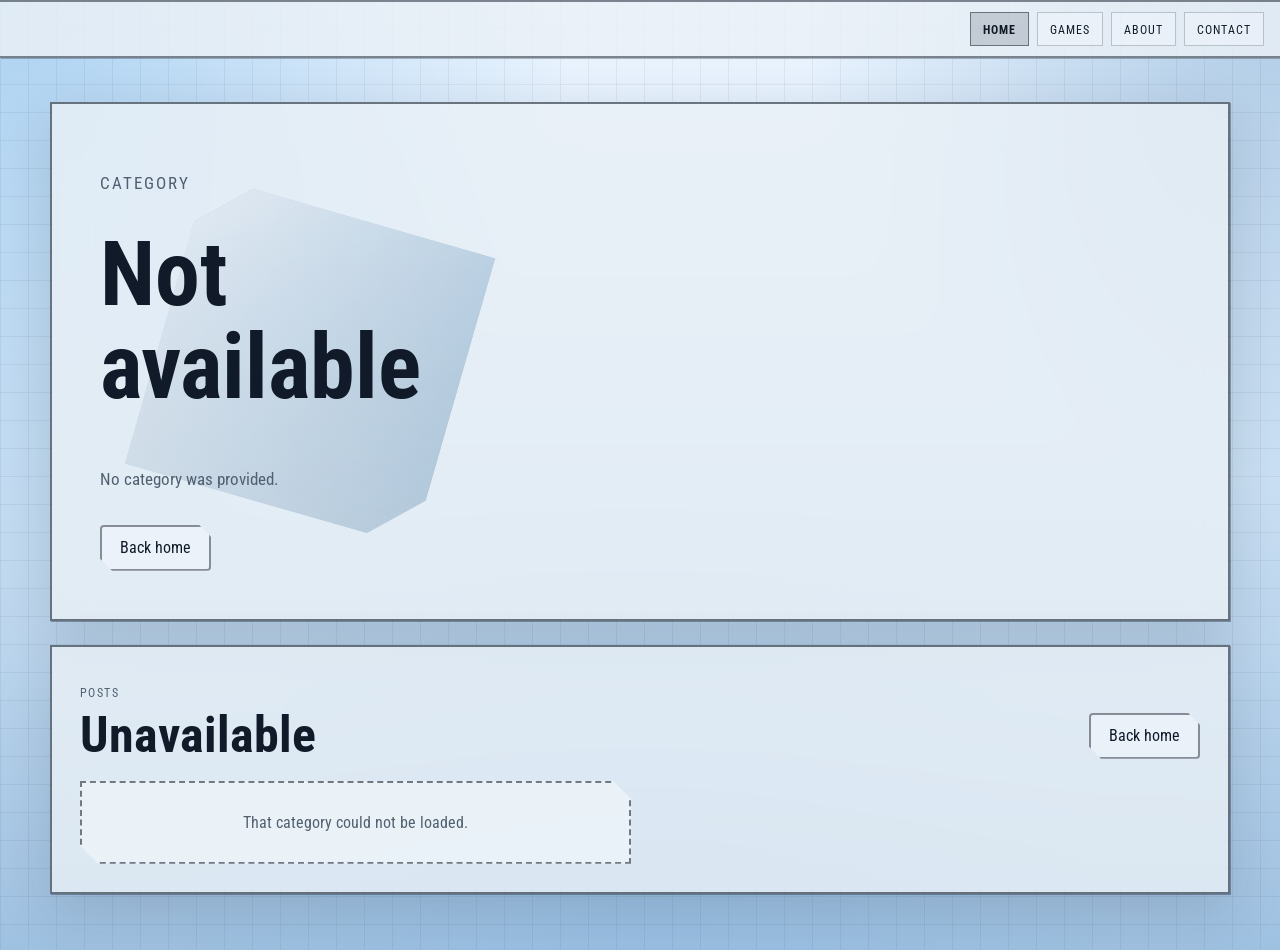
<file: category/index.html>
<!DOCTYPE html>
<html lang="en">
  <head>
    <meta charset="UTF-8" />
    <meta name="viewport" content="width=device-width, initial-scale=1.0" />
    <title>Category</title>
    <link rel="preconnect" href="https://fonts.googleapis.com" />
    <link rel="preconnect" href="https://fonts.gstatic.com" crossorigin />
    <link
      href="https://fonts.googleapis.com/css2?family=Roboto+Condensed:wght@300;400;500;700&display=swap"
      rel="stylesheet"
    />
    <link rel="stylesheet" href="../assets/styles.css" />
  </head>
  <body data-page="home">
    <nav class="top-banner" aria-label="Primary">
      <a class="top-banner-link" href="/" aria-current="page">Home</a>
      <a class="top-banner-link" href="/games/">Games</a>
      <a class="top-banner-link" href="/about/">About</a>
      <a class="top-banner-link" href="/contact/">Contact</a>
    </nav>
    <main class="page-shell">
      <header id="category-hero" class="hero"></header>
      <section class="section">
        <div class="section-heading">
          <div>
            <p class="eyebrow">Posts</p>
            <h2 id="category-heading">Loading...</h2>
          </div>
          <a class="ghost-link" href="/">Back home</a>
        </div>
        <div id="category-post-grid" class="post-grid"></div>
      </section>
    </main>
    <script src="../assets/content-helpers.js" defer></script>
    <script src="../assets/category-page.js" defer></script>
  </body>
</html>
</file>
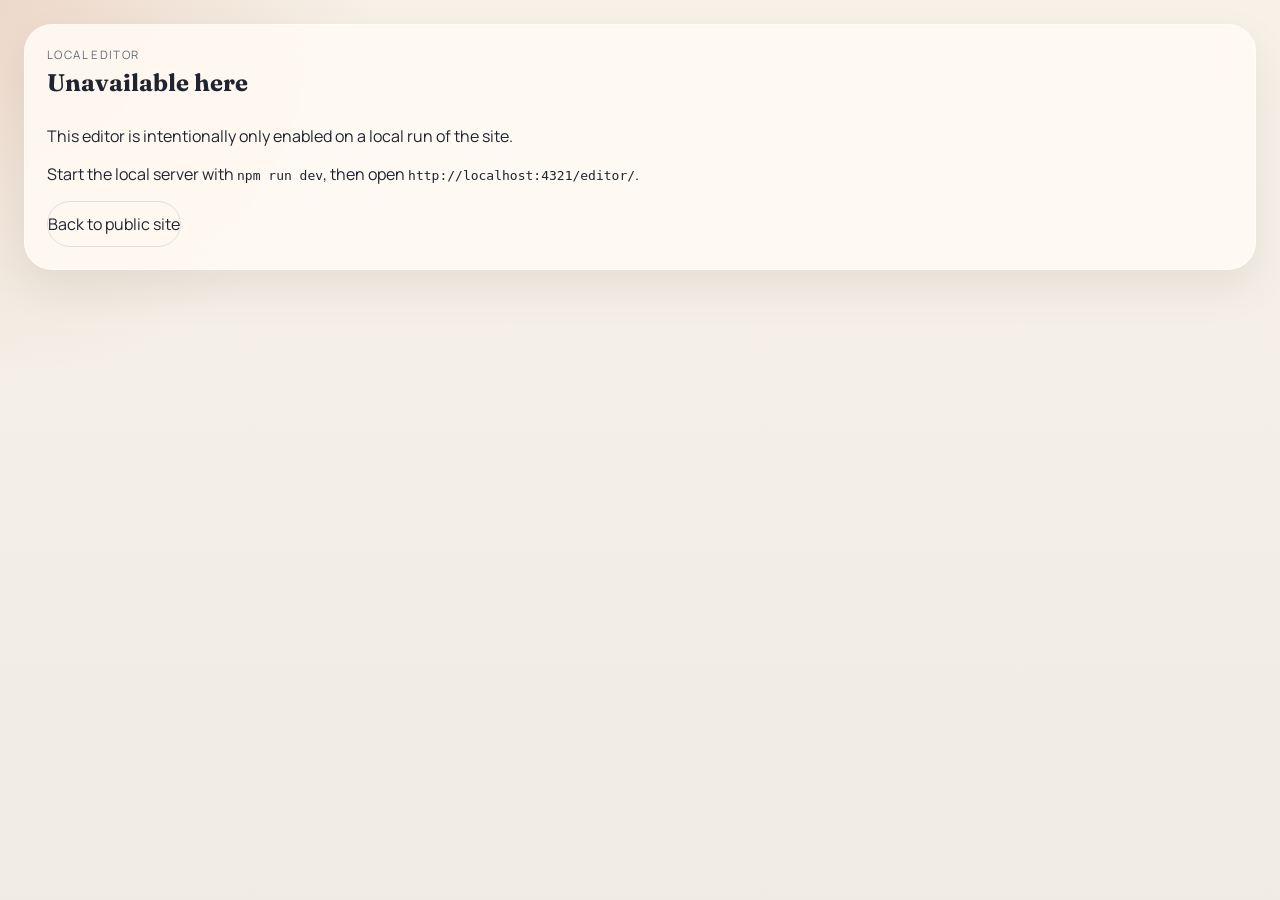
<file: editor/index.html>
<!DOCTYPE html>
<html lang="en">
  <head>
    <meta charset="UTF-8" />
    <meta name="viewport" content="width=device-width, initial-scale=1.0" />
    <title>Blue Shell Almanac Editor</title>
    <link rel="preconnect" href="https://fonts.googleapis.com" />
    <link rel="preconnect" href="https://fonts.gstatic.com" crossorigin />
    <link
      href="https://fonts.googleapis.com/css2?family=Fraunces:opsz,wght@9..144,600&family=Manrope:wght@400;500;700&display=swap"
      rel="stylesheet"
    />
    <link rel="stylesheet" href="editor.css" />
  </head>
  <body>
    <div class="editor-shell">
      <aside class="sidebar">
        <div class="sidebar-head">
          <p id="editor-eyebrow-display" class="eyebrow">Local editor</p>
          <h1 id="editor-title-display">Blue Shell Almanac</h1>
          <p id="editor-description-display">Manage site copy and posts here. Saving writes directly to <code>data/content.json</code>.</p>
        </div>
        <div class="sidebar-actions">
          <button id="new-post-button" type="button">Add post</button>
          <button id="save-button" type="button" class="secondary">Save all changes</button>
          <button id="export-button" type="button" class="secondary">Export backup</button>
          <a href="/" class="text-link">View public site</a>
        </div>
        <label class="search-box">
          <span class="visually-hidden">Search posts</span>
          <input id="post-search" type="search" placeholder="Search posts" />
        </label>
        <div id="post-list" class="post-list"></div>
      </aside>

      <main class="editor-main">
        <section class="panel">
          <div class="panel-head">
            <div>
              <p class="eyebrow">Site settings</p>
              <h2>Homepage copy</h2>
            </div>
            <p id="status-message" class="status-message">Idle</p>
          </div>
          <div class="form-grid site-grid">
            <label>
              <span>Site title</span>
              <input id="site-title" type="text" />
            </label>
            <label>
              <span>Tagline</span>
              <input id="site-tagline" type="text" />
            </label>
            <label class="full-width">
              <span>Intro</span>
              <textarea id="site-intro" rows="4"></textarea>
            </label>
            <label class="full-width">
              <span>About</span>
              <textarea id="site-about" rows="4"></textarea>
            </label>
            <label>
              <span>Brand mark</span>
              <input id="brand-mark" type="text" />
            </label>
            <label>
              <span>Hero eyebrow</span>
              <input id="hero-eyebrow" type="text" />
            </label>
            <label>
              <span>About eyebrow</span>
              <input id="about-eyebrow" type="text" />
            </label>
            <label>
              <span>Contact label</span>
              <input id="contact-label" type="text" />
            </label>
            <label>
              <span>Email address</span>
              <input id="contact-href" type="text" />
            </label>
            <label>
              <span>Editor eyebrow</span>
              <input id="editor-eyebrow" type="text" />
            </label>
            <label>
              <span>Editor title</span>
              <input id="editor-title" type="text" />
            </label>
            <label class="full-width">
              <span>Editor description</span>
              <textarea id="editor-description" rows="3"></textarea>
            </label>
          </div>
        </section>

        <section class="panel">
          <div class="panel-head">
            <div>
              <p class="eyebrow">Homepage panels</p>
              <h2>Section layout</h2>
            </div>
            <button id="new-home-panel-button" type="button">Add homepage panel</button>
          </div>
          <div id="home-panel-fields" class="home-panel-fields"></div>
        </section>

        <section class="panel">
          <div class="panel-head">
            <div>
              <p class="eyebrow">Categories</p>
              <h2>Section labels</h2>
            </div>
            <button id="new-category-button" type="button">Add panel</button>
          </div>
          <div id="category-fields" class="category-fields"></div>
        </section>

        <section class="panel">
          <div class="panel-head">
            <div>
              <p class="eyebrow">Post workspace</p>
              <h2>Open the dedicated composer</h2>
            </div>
            <button id="open-post-editor-button" type="button">Open selected post</button>
          </div>
          <div class="workspace-card">
            <div>
              <p class="workspace-kicker">Separate post maker</p>
              <h3 id="post-editor-heading">Select a post from the sidebar or create a new one.</h3>
              <p id="post-editor-caption" class="workspace-copy">
                The composer opens in a focused overlay with formatting controls, image paste support, and a live preview.
              </p>
            </div>
            <div class="workspace-actions">
              <button id="delete-post-button" type="button" class="danger">Delete selected post</button>
            </div>
          </div>
        </section>

        <section class="panel">
          <div class="panel-head">
            <div>
              <p class="eyebrow">Post preview</p>
              <h2>Readable post view</h2>
            </div>
            <a id="open-public-post-link-summary" href="/" class="text-link preview-link">Open public version</a>
          </div>
          <article id="post-preview" class="post-preview hidden"></article>
        </section>
      </main>
    </div>
    <div id="post-editor-modal" class="composer-modal hidden" aria-hidden="true">
      <div id="post-editor-backdrop" class="composer-backdrop"></div>
      <section class="composer-panel" role="dialog" aria-modal="true" aria-labelledby="composer-title">
        <div class="composer-head">
          <div>
            <p class="eyebrow">Post composer</p>
            <h2 id="composer-title">New post</h2>
            <p id="composer-subtitle" class="composer-copy">Write, format, paste images, then save everything back into the site JSON.</p>
          </div>
          <div class="composer-head-actions">
            <button id="insert-image-button" type="button" class="secondary-ink">Insert image</button>
            <button id="toggle-preview-button" type="button" class="secondary-ink" aria-pressed="false">Hide preview</button>
            <button id="close-post-editor-button" type="button" class="secondary-ink">Close</button>
          </div>
        </div>
        <div id="composer-grid" class="composer-grid">
          <div class="composer-form">
            <div class="form-grid post-grid">
              <label>
                <span>Post ID / slug</span>
                <input id="post-id" type="text" />
              </label>
              <label>
                <span>Title</span>
                <input id="post-title" type="text" />
              </label>
              <label>
                <span>Category</span>
                <select id="post-category"></select>
              </label>
              <label>
                <span>Date</span>
                <input id="post-date" type="date" />
              </label>
              <label>
                <span>Tags</span>
                <input id="post-tags" type="text" placeholder="comma, separated, tags" />
              </label>
              <label>
                <span>Visibility</span>
                <select id="post-publish-state">
                  <option value="published">Published</option>
                  <option value="unpublished">Unpublished</option>
                </select>
              </label>
              <label class="checkbox-row">
                <input id="post-featured" type="checkbox" />
                <span>Featured post</span>
              </label>
              <label class="full-width">
                <span>Summary</span>
                <textarea id="post-summary" rows="3"></textarea>
              </label>
              <label class="full-width">
                <span>Cover image path or URL</span>
                <input id="post-cover-image" type="text" placeholder="/assets/images/example.png" />
              </label>
              <div class="full-width cover-image-tools">
                <button id="upload-cover-image-button" type="button" class="secondary-ink">Upload cover</button>
                <span class="cover-image-hint">Or paste an image from your clipboard while the cover field is focused.</span>
                <input id="cover-image-upload-input" type="file" accept="image/*" class="visually-hidden" />
              </div>
            </div>
            <div class="rich-editor-shell">
              <div class="rich-editor-head">
                <div>
                  <p class="workspace-kicker">Body editor</p>
                  <h3>Rich post body</h3>
                </div>
                <p class="workspace-copy">Paste images directly, style text, and rearrange structure without hand-writing Markdown.</p>
              </div>
              <div class="toolbar" role="toolbar" aria-label="Formatting controls">
                <select id="font-family-select" aria-label="Font family">
                  <option value="inherit">Body font</option>
                  <option value="Georgia, serif">Serif</option>
                  <option value="'Trebuchet MS', sans-serif">Grotesk</option>
                  <option value="'Courier New', monospace">Mono</option>
                </select>
                <select id="font-size-select" aria-label="Font size">
                  <option value="3">Normal</option>
                  <option value="2">Small</option>
                  <option value="4">Large</option>
                  <option value="5">XL</option>
                </select>
                <button type="button" data-command="bold"><strong>B</strong></button>
                <button type="button" data-command="italic"><em>I</em></button>
                <button type="button" data-command="underline"><u>U</u></button>
                <button type="button" data-command="formatBlock" data-value="<h2>">H2</button>
                <button type="button" data-command="formatBlock" data-value="<h3>">H3</button>
                <button type="button" data-command="formatBlock" data-value="<blockquote>">Quote</button>
                <button type="button" data-command="insertUnorderedList">Bullets</button>
                <button type="button" data-command="justifyLeft">Left</button>
                <button type="button" data-command="justifyCenter">Center</button>
                <button id="insert-button-link-button" type="button">Button</button>
                <button id="insert-citation-link-button" type="button">Citation</button>
                <label class="toolbar-swatch">
                  <span>Text</span>
                  <input id="text-color-input" type="color" value="#1f2430" />
                </label>
                <label class="toolbar-swatch">
                  <span>Highlight</span>
                  <input id="highlight-color-input" type="color" value="#f3d9a6" />
                </label>
              </div>
              <div
                id="post-body-editor"
                class="rich-editor"
                contenteditable="true"
                spellcheck="true"
                data-placeholder="Start writing here. Paste an image from your clipboard or use Insert image."
              ></div>
              <input id="image-upload-input" type="file" accept="image/*" class="visually-hidden" />
            </div>
          </div>
          <aside class="composer-preview-panel">
            <div class="panel-head">
              <div>
                <p class="eyebrow">Composer preview</p>
                <h2>Live post preview</h2>
              </div>
              <a id="open-public-post-link" href="/" class="text-link preview-link">Open public version</a>
            </div>
            <article id="post-preview-modal" class="post-preview"></article>
          </aside>
        </div>
      </section>
    </div>
    <div id="button-builder-modal" class="composer-modal hidden" aria-hidden="true">
      <div id="button-builder-backdrop" class="composer-backdrop"></div>
      <section class="composer-panel button-builder-panel" role="dialog" aria-modal="true" aria-labelledby="button-builder-title">
        <div class="composer-head">
          <div>
            <p class="eyebrow">Post button</p>
            <h2 id="button-builder-title">Insert button</h2>
            <p class="composer-copy">Create a linked button with an optional logo from your saved assets or a new upload.</p>
          </div>
          <div class="composer-head-actions">
            <button id="close-button-builder-button" type="button" class="secondary-ink">Close</button>
          </div>
        </div>
        <div class="form-grid post-grid">
          <label>
            <span>Button label</span>
            <input id="button-label-input" type="text" placeholder="View repo" />
          </label>
          <label>
            <span>Link URL</span>
            <input id="button-url-input" type="url" placeholder="https://example.com" />
          </label>
          <label class="full-width">
            <span>Saved logo</span>
            <select id="button-logo-select">
              <option value="">No logo</option>
            </select>
          </label>
          <label class="full-width">
            <span>Upload new logo</span>
            <input id="button-logo-upload-input" type="file" accept="image/*" />
          </label>
        </div>
        <p id="button-builder-status" class="workspace-copy">Choose an existing image from `assets/images` or upload a new one into `assets/images/post-buttons/`.</p>
        <div class="workspace-actions">
          <button id="save-button-link-button" type="button">Insert button</button>
        </div>
      </section>
    </div>
    <div id="citation-builder-modal" class="composer-modal hidden" aria-hidden="true">
      <div id="citation-builder-backdrop" class="composer-backdrop"></div>
      <section class="composer-panel citation-builder-panel" role="dialog" aria-modal="true" aria-labelledby="citation-builder-title">
        <div class="composer-head">
          <div>
            <p class="eyebrow">Inline citation</p>
            <h2 id="citation-builder-title">Insert citation</h2>
            <p class="composer-copy">Drop a quiet inline reference link into the current sentence without turning it into a big callout.</p>
          </div>
          <div class="composer-head-actions">
            <button id="close-citation-builder-button" type="button" class="secondary-ink">Close</button>
          </div>
        </div>
        <div class="form-grid post-grid">
          <label>
            <span>Citation label</span>
            <input id="citation-label-input" type="text" placeholder="source" />
          </label>
          <label>
            <span>Link URL</span>
            <input id="citation-url-input" type="url" placeholder="https://example.com" />
          </label>
        </div>
        <p id="citation-builder-status" class="workspace-copy">This inserts a small inline citation link at your cursor position.</p>
        <div class="workspace-actions">
          <button id="save-citation-link-button" type="button">Insert citation</button>
        </div>
      </section>
    </div>
    <script src="editor-helpers.js" defer></script>
    <script src="editor.js" defer></script>
    <script src="editor-events.js" defer></script>
  </body>
</html>
</file>
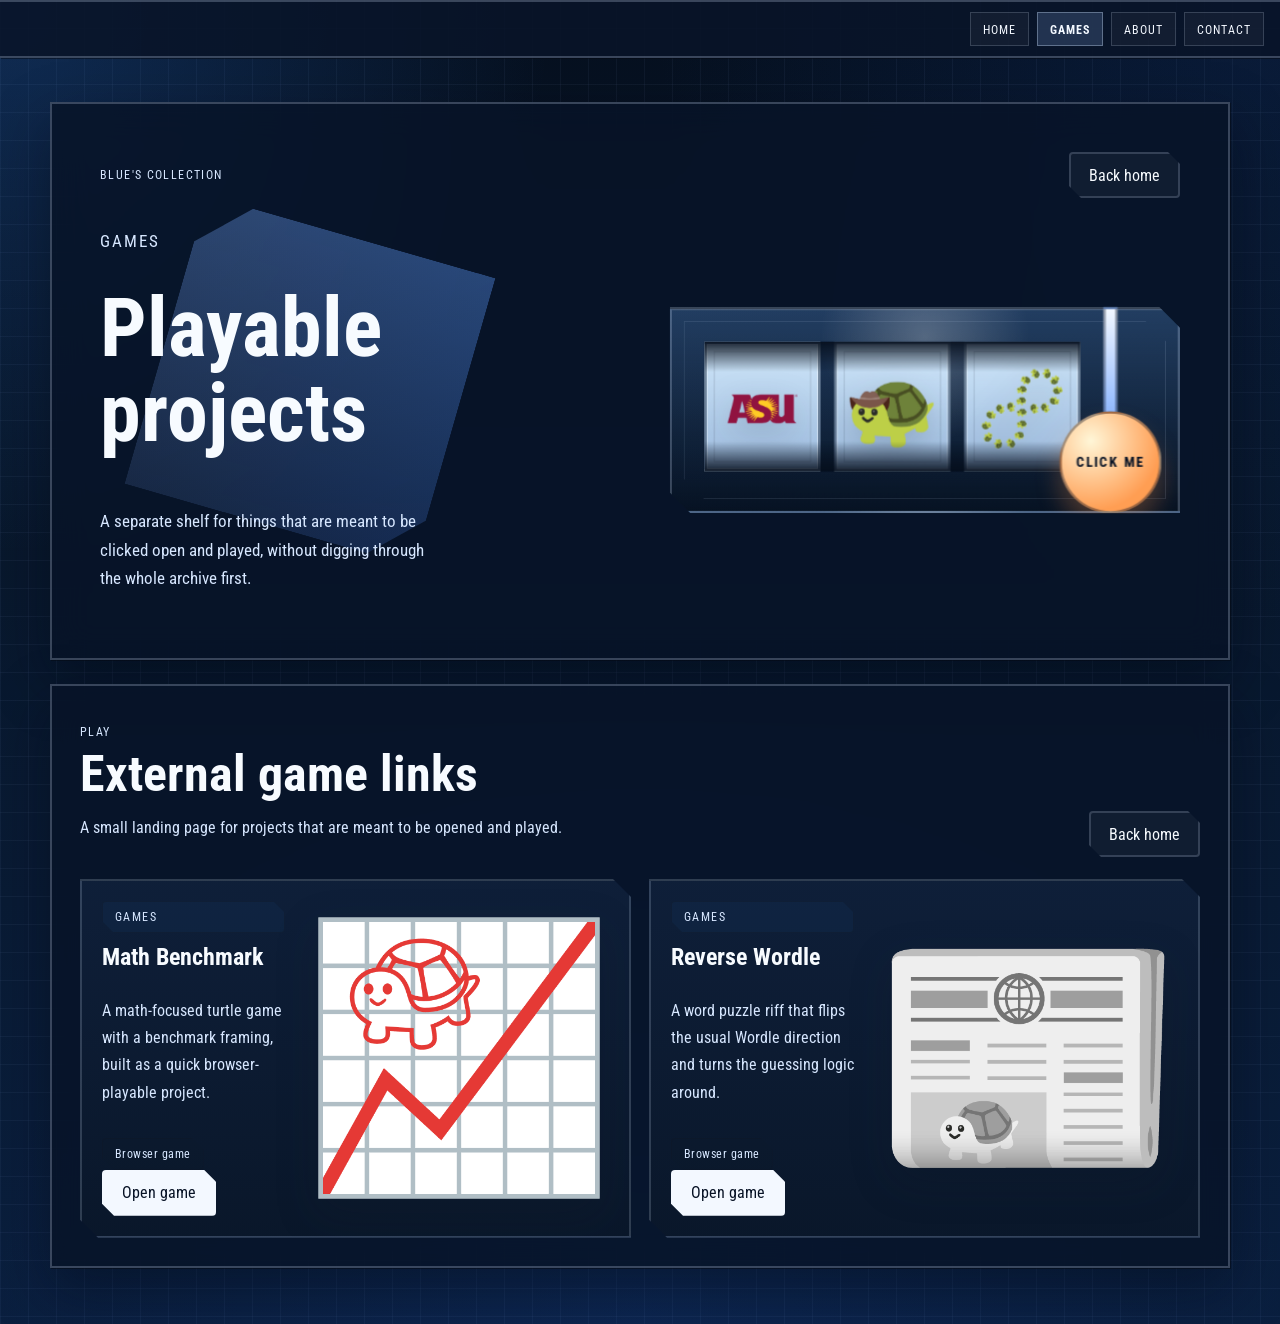
<file: games/index.html>
<!DOCTYPE html>
<html lang="en">
  <head>
    <meta charset="UTF-8" />
    <meta name="viewport" content="width=device-width, initial-scale=1.0" />
    <title>Games</title>
    <link rel="preconnect" href="https://fonts.googleapis.com" />
    <link rel="preconnect" href="https://fonts.gstatic.com" crossorigin />
    <link
      href="https://fonts.googleapis.com/css2?family=Roboto+Condensed:wght@300;400;500;700&display=swap"
      rel="stylesheet"
    />
    <link rel="stylesheet" href="../assets/styles.css" />
  </head>
  <body data-page="games">
    <nav class="top-banner" aria-label="Primary">
      <a class="top-banner-link" href="/">Home</a>
      <a class="top-banner-link" href="/games/" aria-current="page">Games</a>
      <a class="top-banner-link" href="/about/">About</a>
      <a class="top-banner-link" href="/contact/">Contact</a>
    </nav>
    <main class="page-shell">
      <header id="games-hero" class="hero"></header>
      <section class="section" aria-labelledby="games-heading">
        <div class="section-heading">
          <div>
            <p class="eyebrow">Play</p>
            <h2 id="games-heading">External game links</h2>
            <p class="section-copy">A small landing page for projects that are meant to be opened and played.</p>
          </div>
          <a class="ghost-link" href="/">Back home</a>
        </div>
        <div id="games-grid" class="games-grid"></div>
      </section>
    </main>
    <script src="../assets/content-helpers.js" defer></script>
    <script src="../assets/games-page.js" defer></script>
  </body>
</html>
</file>
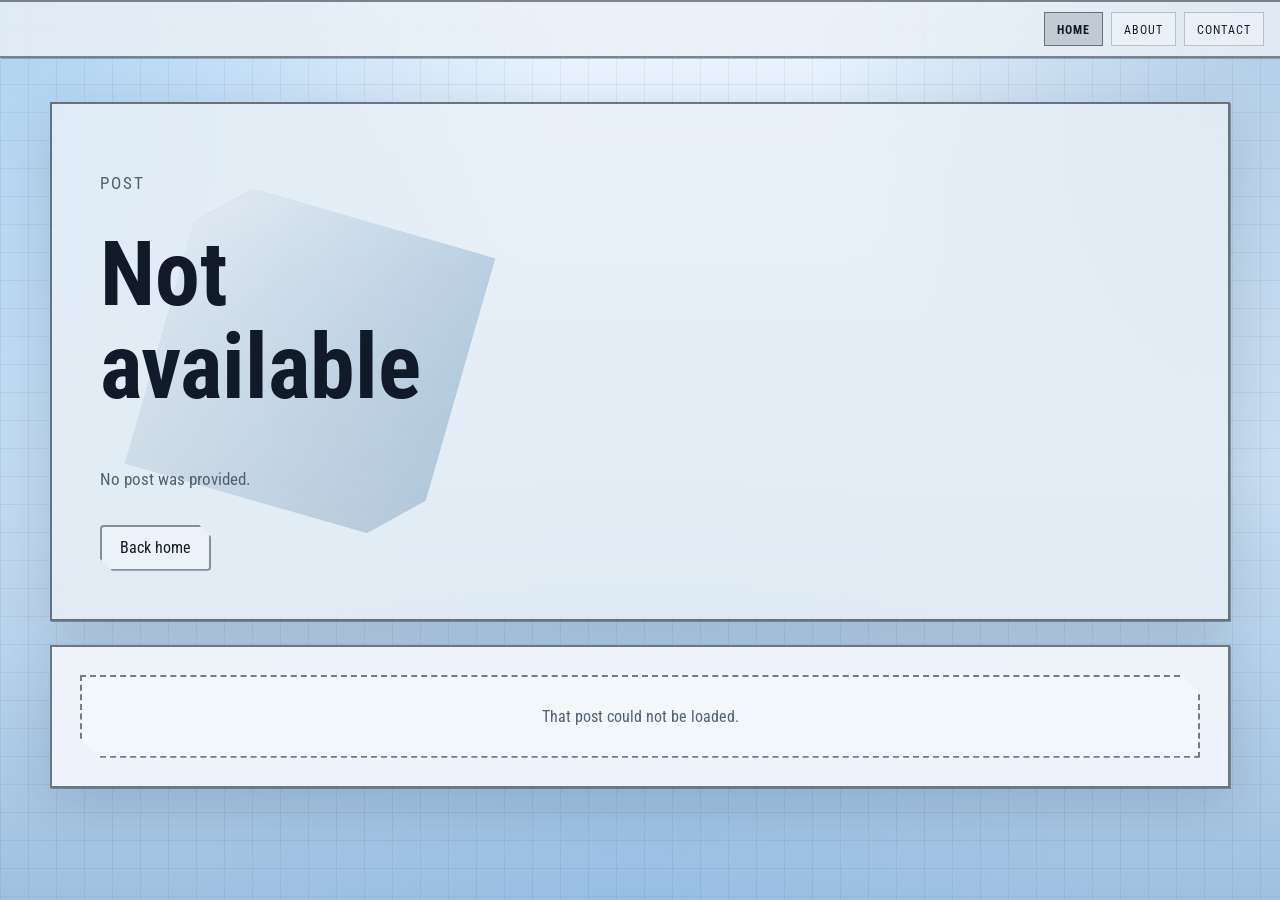
<file: post/index.html>
<!DOCTYPE html>
<html lang="en">
  <head>
    <meta charset="UTF-8" />
    <meta name="viewport" content="width=device-width, initial-scale=1.0" />
    <title>Post</title>
    <link rel="preconnect" href="https://fonts.googleapis.com" />
    <link rel="preconnect" href="https://fonts.gstatic.com" crossorigin />
    <link
      href="https://fonts.googleapis.com/css2?family=Roboto+Condensed:wght@300;400;500;700&display=swap"
      rel="stylesheet"
    />
    <link rel="stylesheet" href="../assets/styles.css" />
  </head>
  <body data-page="home">
    <nav class="top-banner" aria-label="Primary">
      <a class="top-banner-link" href="/" aria-current="page">Home</a>
      <a class="top-banner-link" href="/about/">About</a>
      <a class="top-banner-link" href="/contact/">Contact</a>
    </nav>
    <main class="page-shell">
      <header id="post-hero" class="hero"></header>
      <section id="post-shell" class="section post-view"></section>
    </main>
    <script src="../assets/content-helpers.js" defer></script>
    <script src="../assets/post-page.js" defer></script>
  </body>
</html>
</file>
<file: assets/styles.css>
:root {
  --bg: #c9dff3;
  --bg-strong: #9fc1e1;
  --surface: rgba(235, 241, 247, 0.78);
  --surface-strong: #f5f8fc;
  --ink: #101a28;
  --muted: #516070;
  --line: rgba(16, 26, 40, 0.46);
  --line-soft: rgba(16, 26, 40, 0.16);
  --stroke: 2px;
  --accent: #215d8f;
  --accent-soft: #4d8fc4;
  --shadow: 0 18px 52px rgba(16, 26, 40, 0.14);
  --radius-lg: 0;
  --radius-md: 0;
  --radius-sm: 4px;
  --panel-edge: polygon(0 0, calc(100% - 18px) 0, 100% 18px, 100% 100%, 18px 100%, 0 calc(100% - 18px));
  --button-edge: polygon(0 0, calc(100% - 12px) 0, 100% 12px, 100% 100%, 12px 100%, 0 calc(100% - 12px));
}

* {
  box-sizing: border-box;
}

html {
  scroll-behavior: smooth;
}

body {
  margin: 0;
  min-height: 100vh;
  font-family: "Roboto Condensed", sans-serif;
  color: var(--ink);
  background:
    linear-gradient(rgba(16, 26, 40, 0.06) 1px, transparent 1px),
    linear-gradient(90deg, rgba(16, 26, 40, 0.06) 1px, transparent 1px),
    radial-gradient(circle at top left, rgba(88, 164, 224, 0.42), transparent 36%),
    radial-gradient(circle at top right, rgba(40, 111, 174, 0.3), transparent 30%),
    radial-gradient(circle at bottom center, rgba(126, 181, 231, 0.22), transparent 42%),
    linear-gradient(180deg, #ecf5ff 0%, var(--bg) 52%, var(--bg-strong) 100%);
  background-size: 28px 28px, 28px 28px, auto, auto, auto, auto;
}

body[data-device="mobile"] {
  --device-mode: mobile;
}

body[data-device="desktop"] {
  --device-mode: desktop;
}

a {
  color: inherit;
}

.page-shell {
  width: min(1180px, calc(100% - 32px));
  margin: 0 auto;
  padding: 24px 0 56px;
}

.hero,
.section,
.post-view {
  position: relative;
  overflow: hidden;
  backdrop-filter: blur(18px);
  background: var(--surface);
  border: var(--stroke) solid rgba(16, 26, 40, 0.58);
  box-shadow:
    1px 1px 0 rgba(16, 26, 40, 0.34),
    var(--shadow);
}

.hero {
  padding: 48px;
  border-radius: var(--radius-lg);
  margin-bottom: 24px;
}

.top-banner {
  display: flex;
  justify-content: flex-end;
  align-items: center;
  flex-wrap: wrap;
  gap: 8px;
  width: 100%;
  margin: 0 0 20px;
  padding: 10px 16px;
  background: rgba(235, 241, 247, 0.82);
  border: var(--stroke) solid rgba(16, 26, 40, 0.5);
  box-shadow: 1px 1px 0 rgba(16, 26, 40, 0.28);
  border-left: 0;
  border-right: 0;
}

.top-banner-link {
  display: inline-flex;
  align-items: center;
  justify-content: center;
  min-height: 34px;
  padding: 0 12px;
  border: 1px solid rgba(16, 26, 40, 0.22);
  background: rgba(245, 248, 252, 0.38);
  color: var(--ink);
  text-decoration: none;
  text-transform: uppercase;
  letter-spacing: 0.08em;
  font-size: 0.78rem;
}

.top-banner-button {
  appearance: none;
  cursor: pointer;
  font: inherit;
}

.top-banner-link[aria-current="page"] {
  background: rgba(16, 26, 40, 0.16);
  border-color: rgba(16, 26, 40, 0.5);
  font-weight: 700;
}

.hero > *,
.section > *,
.post-view > * {
  position: relative;
  z-index: 1;
}

.hero::after {
  content: "";
  position: absolute;
  left: 108px;
  top: 50%;
  width: 300px;
  height: 300px;
  background:
    linear-gradient(135deg, rgba(245, 248, 252, 0.78), rgba(77, 143, 196, 0.2)),
    linear-gradient(180deg, rgba(33, 93, 143, 0.34), rgba(16, 26, 40, 0.1));
  transform: translateY(-50%) rotate(16deg);
  clip-path: polygon(16% 0, 100% 0, 100% 84%, 84% 100%, 0 100%, 0 16%);
  z-index: 0;
}

.hero-nav,
.hero-actions,
.category-meta,
.post-meta,
.post-tags,
.archive-controls,
.post-nav,
.about-strip {
  display: flex;
  flex-wrap: wrap;
  gap: 12px;
}

.hero-actions-intro {
  margin-top: auto;
  justify-content: flex-end;
}

.hero-next-button {
  min-height: 56px;
  padding: 0 24px;
  font-size: 0.98rem;
}

.hero-nav {
  justify-content: space-between;
  align-items: center;
  margin-bottom: 56px;
}

.hero-carousel-arrows {
  display: flex;
  align-items: center;
  gap: 10px;
}

.hero-arrow {
  min-width: 34px;
  min-height: 34px;
  padding: 0;
  border: 1px solid rgba(16, 26, 40, 0.32);
  background: rgba(245, 248, 252, 0.46);
  color: var(--ink);
  cursor: pointer;
  font: inherit;
}

.brand-mark,
.eyebrow,
.post-chip,
.tag {
  text-transform: uppercase;
  letter-spacing: 0.12em;
  font-size: 0.72rem;
}

.brand-mark,
.eyebrow,
.post-chip {
  color: var(--muted);
}

.brand-mark {
  display: inline-flex;
  align-items: center;
  gap: 12px;
}

.brand-turtle {
  object-fit: contain;
  transform-origin: center;
  transition: transform 220ms ease;
}

.brand-turtle.is-flipped {
  transform: scaleX(-1);
}

.brand-turtle-mobile {
  width: clamp(88px, 18vw, 148px);
  height: auto;
}

.turtle-button {
  appearance: none;
  border: 0;
  background: transparent;
  padding: 0;
  cursor: pointer;
}

.turtle-spin {
  display: inline-flex;
  animation: spin-right var(--spin-duration, 10s) linear infinite;
  transform-origin: center;
}

.turtle-button-mobile {
  display: inline-flex;
  align-items: center;
  justify-content: center;
}

.hero-turtle-wrap {
  position: absolute;
  left: 88px;
  top: 50%;
  transform: translateY(-50%);
  z-index: 2;
}

.brand-turtle-desktop {
  width: min(30vw, 360px);
  height: min(30vw, 360px);
  opacity: 0.92;
  filter: drop-shadow(0 18px 30px rgba(31, 36, 48, 0.12));
}

.hero h1,
.section-heading h2,
.post-title,
.post-body h2,
.post-body h3 {
  font-family: "Roboto Condensed", sans-serif;
  line-height: 0.95;
}

.post-title {
  line-height: 1.08;
}

.hero h1 {
  max-width: min(10ch, 100%);
  margin: 0 0 20px;
  font-size: clamp(3.2rem, 7vw, 6.8rem);
  line-height: 1.04;
  overflow-wrap: anywhere;
}

.hero-copy {
  width: min(58ch, 100%);
  max-width: 100%;
  min-width: 0;
  position: relative;
  z-index: 1;
  min-height: 100%;
  display: grid;
  align-content: start;
  gap: 14px;
}

.hero-with-decoration .hero-copy {
  max-width: min(56ch, calc(100% - 280px));
}

.post-hero-cover {
  position: absolute;
  right: 44px;
  top: 50%;
  width: clamp(180px, 26vw, 360px);
  transform: translateY(-50%);
  z-index: 1;
}

.post-hero-cover-image {
  display: block;
  width: 100%;
  aspect-ratio: 4 / 5;
  object-fit: cover;
  border-radius: 24px;
  border: 1px solid rgba(255, 255, 255, 0.55);
  box-shadow: 0 24px 48px rgba(31, 36, 48, 0.14);
}

.category-hero-decoration {
  position: absolute;
  right: 44px;
  top: 50%;
  width: clamp(140px, 18vw, 220px);
  transform: translateY(-50%);
  display: flex;
  align-items: center;
  justify-content: center;
  z-index: 1;
  pointer-events: none;
}

.category-hero-decoration-image {
  display: block;
  width: 100%;
  height: auto;
  object-fit: contain;
  filter: drop-shadow(0 18px 30px rgba(31, 36, 48, 0.15));
}

.hero p {
  max-width: 42ch;
  font-size: 1.05rem;
  line-height: 1.7;
  color: var(--muted);
}

.pill-link,
.ghost-link,
.post-card,
.category-card {
  text-decoration: none;
}

.pill-link,
.ghost-link,
button,
input,
select,
textarea {
  font: inherit;
}

.pill-link,
.ghost-link {
  display: inline-flex;
  align-items: center;
  justify-content: center;
  min-height: 46px;
  padding: 0 18px;
  border: var(--stroke) solid var(--line);
  border-radius: var(--radius-sm);
  clip-path: var(--button-edge);
}

.pill-link {
  background: var(--ink);
  color: white;
  border-color: transparent;
}

.ghost-link {
  background: rgba(245, 248, 252, 0.5);
}

.hero-contact-link {
  border-color: rgba(16, 26, 40, 0.62);
  background: rgba(33, 93, 143, 0.12);
  color: var(--accent);
  font-weight: 700;
  box-shadow: 1px 1px 0 rgba(16, 26, 40, 0.28);
}

.hero-contact-link:hover {
  background: rgba(33, 93, 143, 0.18);
  border-color: rgba(16, 26, 40, 0.72);
}

.main-layout {
  display: grid;
  gap: 24px;
}

.section-stack {
  display: grid;
  gap: 24px;
}

.hero-carousel {
  display: grid;
  gap: 6px;
}

.hero-carousel-track {
  display: flex;
  align-items: flex-start;
  gap: 18px;
  width: 100%;
  transition: height 220ms ease;
  overflow-x: auto;
  overscroll-behavior-x: contain;
  scroll-snap-type: x mandatory;
  scrollbar-width: none;
}

.hero-carousel-track::-webkit-scrollbar {
  display: none;
}

.hero-slide {
  flex: 0 0 100%;
  width: 100%;
  min-width: 100%;
  max-width: 100%;
  min-height: 360px;
  padding: 4px 0;
  scroll-snap-align: start;
  display: grid;
  align-content: start;
}

.hero-slide-intro {
  position: relative;
  display: flex;
  justify-content: flex-end;
  padding-left: clamp(120px, 20vw, 260px);
  padding-right: clamp(24px, 4vw, 48px);
}

.hero-slide-panel {
  padding: 22px;
  background: var(--surface-strong);
  border: var(--stroke) solid var(--line);
  clip-path: var(--panel-edge);
  gap: 16px;
}

.hero-slide-mobile-turtle {
  display: none;
}

.hero-slide-head h2,
.hero-slide-head h3 {
  margin: 0;
}

.hero-slide p {
  margin: 0;
}

.hero-slide-category-grid,
.hero-slide-featured-grid {
  display: grid;
  gap: 16px;
}

.hero-slide-category-grid {
  grid-template-columns: repeat(2, minmax(0, 1fr));
}

.hero-slide-featured-grid {
  grid-template-columns: repeat(2, minmax(0, 1fr));
}

.hero-carousel-dots {
  display: flex;
  justify-content: flex-end;
  align-items: center;
  gap: 10px;
  margin-top: 12px;
}

.hero-dot {
  width: 36px;
  height: 8px;
  padding: 0;
  border: 0;
  border-radius: 999px;
  background: rgba(16, 26, 40, 0.22);
  cursor: pointer;
}

.hero-dot.is-active {
  width: 112px;
  background: rgba(16, 26, 40, 0.68);
}

.hero-carousel-page-indicator {
  margin: 4px 0 0;
  text-align: center;
  color: var(--muted);
  text-transform: uppercase;
  letter-spacing: 0.08em;
  font-size: 0.92rem;
}

.section,
.post-view {
  padding: 28px;
  border-radius: var(--radius-lg);
}

.section-heading {
  display: flex;
  justify-content: space-between;
  gap: 18px;
  align-items: end;
  margin-bottom: 22px;
}

.section-heading h2,
.post-title {
  margin: 0;
  font-size: clamp(2rem, 4vw, 3.1rem);
}

.section-copy,
.custom-panel-body p,
.custom-panel-body li {
  max-width: 62ch;
  line-height: 1.7;
  color: var(--muted);
}

.category-grid,
.featured-grid,
.post-grid {
  gap: 18px;
}

.category-grid {
  display: grid;
  grid-template-columns: repeat(4, minmax(0, 1fr));
}

.featured-grid,
.post-grid {
  column-count: 2;
  column-gap: 18px;
  align-items: start;
}

.category-card,
.post-card {
  display: block;
  padding: 20px;
  border-radius: var(--radius-md);
  background: var(--surface-strong);
  border: var(--stroke) solid var(--line);
  clip-path: var(--panel-edge);
  transition:
    transform 180ms ease,
    border-color 180ms ease,
    box-shadow 180ms ease;
}

.featured-grid > *,
.post-grid > * {
  break-inside: avoid;
  display: block;
  margin-bottom: 18px;
}

.category-card:hover,
.post-card:hover {
  transform: translateY(-4px);
  border-color: rgba(16, 26, 40, 0.68);
  box-shadow: 0 16px 36px rgba(16, 26, 40, 0.1);
}

.post-card-cover {
  display: block;
  width: 100%;
  aspect-ratio: 16 / 9;
  object-fit: cover;
  margin-bottom: 16px;
  border-radius: 16px;
  background: rgba(31, 36, 48, 0.08);
}

.category-card h3,
.post-card h3 {
  margin: 12px 0 10px;
  font-size: 1.5rem;
  font-family: "Roboto Condensed", sans-serif;
}

.category-card p,
.post-card p,
.post-body p,
.post-body li {
  line-height: 1.7;
  color: var(--muted);
}

.archive-heading {
  align-items: center;
}

.archive-controls {
  align-items: center;
}

.search-field input,
.filter-field select {
  min-width: 280px;
  min-height: 46px;
  border-radius: var(--radius-sm);
  border: var(--stroke) solid var(--line);
  background: rgba(245, 248, 252, 0.76);
  padding: 0 16px;
  color: var(--ink);
  clip-path: var(--button-edge);
}

.filter-field select {
  appearance: none;
  padding-right: 42px;
  background-image: url("data:image/svg+xml,%3Csvg xmlns='http://www.w3.org/2000/svg' width='12' height='8' viewBox='0 0 12 8' fill='none'%3E%3Cpath d='M1 1.5L6 6.5L11 1.5' stroke='%235a5d66' stroke-width='1.5' stroke-linecap='round' stroke-linejoin='round'/%3E%3C/svg%3E");
  background-repeat: no-repeat;
  background-position: right 14px center;
  background-size: 12px 8px;
}

.post-meta,
.post-tags,
.category-meta,
.post-nav {
  margin-top: 14px;
}

.post-audio-controls {
  display: flex;
  flex-wrap: wrap;
  align-items: center;
  gap: 12px;
  margin-top: 16px;
}

.post-audio-main {
  display: flex;
  flex-wrap: wrap;
  align-items: center;
  gap: 12px;
}

.post-audio-button {
  min-width: 160px;
  border-color: rgba(16, 26, 40, 0.58);
  background: rgba(33, 93, 143, 0.1);
  color: var(--accent);
  font-weight: 700;
}

.post-voice-picker {
  display: inline-flex;
}

.post-voice-select {
  min-height: 46px;
  min-width: 210px;
  border-radius: var(--radius-sm);
  border: var(--stroke) solid var(--line);
  background: rgba(245, 248, 252, 0.76);
  padding: 0 42px 0 16px;
  color: var(--ink);
  font: inherit;
  appearance: none;
  background-image: url("data:image/svg+xml,%3Csvg xmlns='http://www.w3.org/2000/svg' width='12' height='8' viewBox='0 0 12 8' fill='none'%3E%3Cpath d='M1 1.5L6 6.5L11 1.5' stroke='%235a5d66' stroke-width='1.5' stroke-linecap='round' stroke-linejoin='round'/%3E%3C/svg%3E");
  background-repeat: no-repeat;
  background-position: right 14px center;
  background-size: 12px 8px;
  clip-path: var(--button-edge);
}

.post-voice-select:disabled {
  cursor: not-allowed;
  opacity: 0.62;
}

.post-audio-button:disabled {
  cursor: not-allowed;
  opacity: 0.62;
}

.post-chip,
.tag {
  display: inline-flex;
  align-items: center;
  min-height: 32px;
  padding: 0 12px;
  border-radius: var(--radius-sm);
  background: rgba(33, 93, 143, 0.1);
  color: var(--accent);
  clip-path: var(--button-edge);
  border: 1px solid rgba(16, 26, 40, 0.42);
}

.tag {
  background: rgba(16, 26, 40, 0.08);
  color: var(--muted);
  letter-spacing: 0.04em;
  text-transform: none;
}

.post-view.hidden {
  display: none;
}

.post-view {
  background: rgba(242, 246, 251, 0.94);
}

.preview-cover-image {
  display: block;
  width: 100%;
  max-height: 320px;
  object-fit: cover;
  margin: 18px 0 4px;
  border-radius: 18px;
}

.post-lead {
  font-size: 1.16rem;
  line-height: 1.75;
  color: var(--muted);
}

.post-body {
  margin-top: 28px;
  font-size: 1.05rem;
  line-height: 1.8;
}

.post-body h2,
.post-body h3 {
  margin: 32px 0 10px;
}

.post-body h2 {
  font-size: 2rem;
}

.post-body h3 {
  font-size: 1.45rem;
  line-height: 1.15;
}

.post-body ul {
  padding-left: 22px;
}

.post-body p,
.post-body li,
.post-body div {
  line-height: inherit;
}

.post-body img {
  display: block;
  max-width: 100%;
  height: auto;
  margin: 20px 0;
  border-radius: var(--radius-md);
}

.post-body .formula-sheet-page {
  margin: 10px 0 28px;
}

.post-body .formula-sheet-page img {
  width: min(100%, 920px);
  margin: 0;
  border: 1px solid rgba(16, 26, 40, 0.18);
  box-shadow: 0 12px 28px rgba(16, 26, 40, 0.1);
  background: #fff;
}

.post-body .formula-card-stack {
  display: grid;
  gap: 34px;
  margin-top: 22px;
}

.post-body .formula-visual-card {
  margin: 0;
}

.post-body .formula-visual-card img {
  width: min(100%, 980px);
  margin: 0 auto;
  border: 1px solid rgba(16, 26, 40, 0.16);
  box-shadow: 0 18px 36px rgba(16, 26, 40, 0.1);
  background: #fff;
}

.post-body .post-link-button {
  display: inline-flex;
  align-items: center;
  gap: 10px;
  padding: 10px 16px;
  border-radius: var(--radius-sm);
  background: #f5f8fc;
  color: var(--ink);
  text-decoration: none;
  border: var(--stroke) solid var(--ink);
  font-weight: 700;
  clip-path: var(--button-edge);
  box-shadow: 1px 1px 0 rgba(16, 26, 40, 0.26);
}

.post-body .post-link-button:hover {
  background: rgba(31, 36, 48, 0.06);
}

.post-body .post-link-button-logo {
  display: inline-block;
  width: 1.35rem;
  height: 1.35rem;
  margin: 0;
  border-radius: 0;
  vertical-align: middle;
}

.post-body .post-citation {
  margin-left: 0.18em;
  font-size: 0.72em;
  line-height: 1;
  vertical-align: super;
  white-space: nowrap;
}

.post-body .post-citation a {
  color: rgba(31, 36, 48, 0.62);
  text-decoration: none;
  border-bottom: 1px solid rgba(31, 36, 48, 0.22);
}

.post-body .post-citation a:hover {
  color: var(--accent);
  border-bottom-color: rgba(184, 86, 42, 0.45);
}

.post-body blockquote {
  margin: 22px 0;
  padding-left: 18px;
  border-left: 4px solid rgba(33, 93, 143, 0.48);
  color: var(--muted);
}

.custom-panel-body {
  display: grid;
  gap: 6px;
}

.custom-panel-body h2,
.custom-panel-body h3 {
  margin: 24px 0 8px;
  font-family: "Roboto Condensed", sans-serif;
}

.custom-panel-body ul {
  padding-left: 22px;
}

@keyframes spin-right {
  from {
    transform: rotate(0deg);
  }

  to {
    transform: rotate(360deg);
  }
}

.empty-state {
  margin: 0;
  padding: 30px 20px;
  border-radius: var(--radius-md);
  text-align: center;
  color: var(--muted);
  background: rgba(245, 248, 252, 0.58);
  border: var(--stroke) dashed rgba(16, 26, 40, 0.56);
  clip-path: var(--panel-edge);
}

.about-strip {
  justify-content: space-between;
  align-items: center;
}

.games-strip {
  display: flex;
  justify-content: space-between;
  align-items: center;
  gap: 18px;
}

.games-strip-copy {
  max-width: 68ch;
}

.games-strip-copy h2 {
  margin: 0;
  font-size: clamp(2rem, 4vw, 3.1rem);
}

.games-strip-copy p:last-child {
  margin-bottom: 0;
  line-height: 1.7;
  color: var(--muted);
}

.games-strip-decoration {
  display: flex;
  justify-content: center;
  align-items: center;
  width: min(24vw, 220px);
  flex: 0 0 auto;
  pointer-events: none;
}

.games-strip-decoration-image {
  display: block;
  width: 100%;
  height: auto;
  object-fit: contain;
  filter: drop-shadow(0 12px 18px rgba(16, 26, 40, 0.14));
}

.games-grid {
  display: grid;
  grid-template-columns: repeat(2, minmax(0, 1fr));
  gap: 18px;
}

.game-card {
  position: relative;
}

.game-card-image {
  display: block;
  width: min(100%, 220px);
  height: auto;
  margin: 0 0 14px auto;
  object-fit: contain;
  filter: drop-shadow(0 14px 20px rgba(16, 26, 40, 0.18));
}

.games-card-meta {
  display: flex;
  flex-wrap: wrap;
  gap: 10px;
  margin: 16px 0 0;
}

.games-hero-decoration {
  position: relative;
  width: min(100%, 440px);
  display: flex;
  justify-content: flex-end;
  align-items: center;
  pointer-events: auto;
  z-index: 2;
  justify-self: end;
}

.games-hero-decoration-image {
  display: block;
  width: 100%;
  height: auto;
  object-fit: contain;
  filter: drop-shadow(0 16px 24px rgba(16, 26, 40, 0.16));
}

.games-slot-machine {
  position: relative;
  display: grid;
  justify-items: center;
  gap: 18px;
  width: min(100%, 440px);
  padding: 28px 84px 34px 28px;
  background:
    radial-gradient(circle at 50% 14%, rgba(255, 255, 255, 0.24), transparent 34%),
    linear-gradient(180deg, rgba(123, 182, 255, 0.22), rgba(8, 20, 40, 0.06)),
    linear-gradient(180deg, rgba(9, 28, 53, 0.98), rgba(6, 18, 34, 0.98));
  border: 2px solid rgba(213, 231, 255, 0.24);
  box-shadow:
    inset 0 1px 0 rgba(255, 255, 255, 0.16),
    0 18px 28px rgba(2, 8, 20, 0.34);
  clip-path: polygon(0 0, calc(100% - 18px) 0, 100% 18px, 100% 100%, 18px 100%, 0 calc(100% - 18px));
}

.games-slot-machine::before {
  content: "";
  position: absolute;
  inset: 10px;
  border: 1px solid rgba(213, 231, 255, 0.12);
  pointer-events: none;
  clip-path: inherit;
}

.games-slot-window {
  position: relative;
  display: grid;
  grid-template-columns: repeat(3, minmax(0, 1fr));
  gap: 12px;
  width: 100%;
  min-height: 112px;
  z-index: 1;
}

.games-slot-window::before,
.games-slot-window::after {
  content: "";
  position: absolute;
  left: 0;
  right: 0;
  height: 26px;
  z-index: 2;
  pointer-events: none;
}

.games-slot-window::before {
  top: 0;
  background: linear-gradient(180deg, rgba(5, 14, 28, 0.9), transparent);
}

.games-slot-window::after {
  bottom: 0;
  background: linear-gradient(0deg, rgba(5, 14, 28, 0.9), transparent);
}

.games-slot-reel {
  position: relative;
  height: 112px;
  overflow: hidden;
  background: linear-gradient(180deg, rgba(214, 237, 255, 0.96), rgba(184, 217, 255, 0.84));
  border: 2px solid rgba(7, 18, 37, 0.42);
  box-shadow: inset 0 0 0 1px rgba(255, 255, 255, 0.34);
  transition:
    border-color 180ms ease,
    box-shadow 180ms ease,
    transform 180ms ease;
}

.games-slot-reel::after {
  content: "";
  position: absolute;
  inset: 6px;
  border: 1px solid rgba(7, 18, 37, 0.12);
  pointer-events: none;
}

.games-slot-reel.is-match {
  border-color: rgba(255, 203, 93, 0.96);
  box-shadow:
    inset 0 0 0 1px rgba(255, 248, 220, 0.68),
    0 0 0 2px rgba(255, 203, 93, 0.26),
    0 0 28px rgba(255, 203, 93, 0.34);
  transform: translateY(-2px);
}

.games-slot-reel.is-match::after {
  border-color: rgba(255, 240, 186, 0.72);
}

.games-slot-track {
  will-change: transform;
}

.games-slot-symbol {
  display: flex;
  align-items: center;
  justify-content: center;
  height: 112px;
  padding: 10px;
}

.games-slot-symbol img {
  display: block;
  width: min(100%, 96px);
  max-height: 92px;
  object-fit: contain;
  filter: drop-shadow(0 8px 14px rgba(16, 26, 40, 0.18));
}

.games-slot-handle {
  position: absolute;
  top: 50%;
  right: 14px;
  display: inline-flex;
  flex-direction: column;
  align-items: center;
  gap: 0;
  padding: 0;
  border: 0;
  background: transparent;
  cursor: pointer;
  color: inherit;
  transform: translateY(-50%);
  z-index: 4;
}

.games-slot-handle:disabled {
  cursor: progress;
}

.games-slot-handle-bar {
  display: block;
  width: 12px;
  height: 96px;
  background: linear-gradient(180deg, #f3f8ff, #8bb6ff);
  border: 2px solid rgba(7, 18, 37, 0.38);
  border-bottom: 0;
}

.games-slot-handle-ball {
  display: inline-flex;
  align-items: center;
  justify-content: center;
  width: 88px;
  height: 88px;
  margin-top: -6px;
  padding: 12px;
  text-align: center;
  text-transform: uppercase;
  letter-spacing: 0.12em;
  font-size: 0.74rem;
  font-weight: 700;
  line-height: 1.2;
  color: #071225;
  background: radial-gradient(circle at 30% 28%, #fff7d8, #ff9e53 72%);
  border: 2px solid rgba(7, 18, 37, 0.38);
  border-radius: 999px;
  box-shadow: 0 14px 22px rgba(255, 150, 77, 0.28);
  position: relative;
  z-index: 5;
}

.games-slot-machine.is-spinning .games-slot-handle-ball {
  transform: translateY(6px);
}

.games-slot-rain {
  position: fixed;
  top: 0;
  left: 0;
  width: 100vw;
  height: 100vh;
  pointer-events: none;
  overflow: hidden;
  z-index: 30;
}

.games-slot-rain-piece {
  position: absolute;
  top: -16vh;
  width: var(--rain-size, 56px);
  height: var(--rain-size, 56px);
  object-fit: contain;
  opacity: 0;
  animation: games-slot-rain-fall-bounce var(--rain-duration, 3.2s) linear var(--rain-delay, 0s) forwards;
  filter: drop-shadow(0 10px 14px rgba(2, 8, 20, 0.28));
}

@keyframes games-slot-rain-fall-bounce {
  0% {
    transform: translate3d(0, -10vh, 0) rotate(0deg);
    opacity: 0;
  }

  10% {
    opacity: 1;
  }

  58% {
    transform: translate3d(var(--rain-drift, 0px), 120vh, 0) rotate(360deg);
    opacity: 1;
  }

  66% {
    transform: translate3d(var(--rain-drift-two, 0px), calc(120vh + var(--rain-bounce-one, -220px)), 0) rotate(var(--rain-rotate-one, 520deg));
    opacity: 1;
  }

  74% {
    transform: translate3d(var(--rain-drift-three, 0px), 120vh, 0) rotate(var(--rain-rotate-two, 700deg));
    opacity: 1;
  }

  81% {
    transform: translate3d(calc(var(--rain-drift-three, 0px) + var(--rain-drift, 0px) * -0.2), calc(120vh + var(--rain-bounce-two, -140px)), 0) rotate(var(--rain-rotate-three, 880deg));
    opacity: 1;
  }

  88% {
    transform: translate3d(var(--rain-drift-four, 0px), 120vh, 0) rotate(var(--rain-rotate-four, 1000deg));
    opacity: 1;
  }

  94% {
    transform: translate3d(calc(var(--rain-drift-four, 0px) + var(--rain-drift-two, 0px) * 0.16), calc(120vh + var(--rain-bounce-three, -80px)), 0) rotate(calc(var(--rain-rotate-four, 1000deg) + 90deg));
    opacity: 1;
  }

  97% {
    transform: translate3d(calc(var(--rain-drift-four, 0px) + var(--rain-drift-three, 0px) * -0.12), 120vh, 0) rotate(calc(var(--rain-rotate-five, 1120deg) - 80deg));
    opacity: 1;
  }

  100% {
    transform: translate3d(calc(var(--rain-drift-four, 0px) + var(--rain-drift, 0px) * 0.24), calc(120vh + var(--rain-bounce-four, -32px)), 0) rotate(var(--rain-rotate-five, 1120deg));
    opacity: 0.9;
  }
}

body[data-page="games"] {
  color: #f3f8ff;
  background:
    linear-gradient(rgba(161, 196, 255, 0.05) 1px, transparent 1px),
    linear-gradient(90deg, rgba(161, 196, 255, 0.05) 1px, transparent 1px),
    radial-gradient(circle at top left, rgba(41, 116, 219, 0.28), transparent 30%),
    radial-gradient(circle at top right, rgba(20, 62, 138, 0.24), transparent 34%),
    radial-gradient(circle at bottom center, rgba(24, 73, 164, 0.18), transparent 44%),
    linear-gradient(180deg, #06101f 0%, #08172b 36%, #0a1f3f 100%);
  background-size: 28px 28px, 28px 28px, auto, auto, auto, auto;
}

body[data-page="games"] .hero,
body[data-page="games"] .section,
body[data-page="games"] .post-view {
  background: rgba(8, 20, 40, 0.84);
  border-color: rgba(213, 231, 255, 0.24);
  box-shadow:
    1px 1px 0 rgba(6, 10, 18, 0.48),
    0 22px 54px rgba(2, 8, 20, 0.42);
}

body[data-page="games"] .hero {
  display: grid;
  grid-template-columns: minmax(0, 1fr) minmax(380px, 540px);
  column-gap: 56px;
  align-items: center;
}

body[data-page="games"] .top-banner {
  background: rgba(8, 20, 40, 0.88);
  border-color: rgba(213, 231, 255, 0.24);
  box-shadow: 1px 1px 0 rgba(6, 10, 18, 0.48);
}

body[data-page="games"] .top-banner-link {
  background: rgba(255, 255, 255, 0.04);
  border-color: rgba(213, 231, 255, 0.18);
  color: #f3f8ff;
}

body[data-page="games"] .top-banner-link[aria-current="page"] {
  background: rgba(148, 196, 255, 0.18);
  border-color: rgba(213, 231, 255, 0.34);
}

body[data-page="games"] .brand-mark,
body[data-page="games"] .eyebrow,
body[data-page="games"] .post-chip,
body[data-page="games"] .hero p,
body[data-page="games"] .section-copy,
body[data-page="games"] .game-card p,
body[data-page="games"] .tag {
  color: #d7e7ff;
}

body[data-page="games"] .hero h1,
body[data-page="games"] .section-heading h2,
body[data-page="games"] .game-card h3,
body[data-page="games"] .ghost-link,
body[data-page="games"] a {
  color: #f7fbff;
}

body[data-page="games"] .hero-nav {
  grid-column: 1 / -1;
  margin-bottom: 12px;
}

body[data-page="games"] .hero-copy {
  width: 100%;
  max-width: none;
}

body[data-page="games"] .hero h1 {
  max-width: none;
  font-size: clamp(3rem, 6.4vw, 6rem);
}

body[data-page="games"] .hero::after {
  background:
    linear-gradient(135deg, rgba(255, 255, 255, 0.08), rgba(74, 140, 255, 0.18)),
    linear-gradient(180deg, rgba(66, 124, 219, 0.34), rgba(13, 24, 46, 0.12));
}

body[data-page="games"] .post-card {
  background: linear-gradient(180deg, rgba(15, 31, 58, 0.96), rgba(10, 23, 43, 0.96));
  border-color: rgba(213, 231, 255, 0.18);
}

body[data-page="games"] .post-card:hover {
  border-color: rgba(213, 231, 255, 0.32);
  box-shadow: 0 16px 36px rgba(2, 8, 20, 0.32);
}

body[data-page="games"] .pill-link {
  background: #f3f8ff;
  color: #071225;
}

body[data-page="games"] .ghost-link {
  background: rgba(255, 255, 255, 0.04);
  border-color: rgba(213, 231, 255, 0.18);
}

@media (min-width: 961px) {
  body[data-page="games"] .games-hero-decoration {
    width: min(100%, 520px);
  }

  body[data-page="games"] .games-slot-machine {
    width: min(100%, 440px);
    transform: scale(1.16);
    transform-origin: center right;
  }

  body[data-page="games"] .game-card {
    display: grid;
    grid-template-columns: minmax(0, 1.1fr) minmax(220px, 300px);
    grid-template-areas:
      "chip image"
      "title image"
      "summary image"
      "meta image"
      "actions image";
    column-gap: 24px;
    align-items: center;
  }

  body[data-page="games"] .game-card .post-chip {
    grid-area: chip;
    align-self: end;
  }

  body[data-page="games"] .game-card h3 {
    grid-area: title;
    margin-top: 10px;
  }

  body[data-page="games"] .game-card p {
    grid-area: summary;
  }

  body[data-page="games"] .game-card .games-card-meta {
    grid-area: meta;
  }

  body[data-page="games"] .game-card .hero-actions {
    grid-area: actions;
  }

  body[data-page="games"] .game-card-image {
    grid-area: image;
    width: min(100%, 300px);
    margin: 0 0 0 auto;
  }
}

.about-copy {
  max-width: 70ch;
}

.about-copy p:last-child {
  margin-bottom: 0;
}

.visually-hidden {
  position: absolute;
  width: 1px;
  height: 1px;
  padding: 0;
  margin: -1px;
  overflow: hidden;
  clip: rect(0, 0, 0, 0);
  white-space: nowrap;
  border: 0;
}

body.debug-panels .debug-panel-target {
  outline: 2px dashed rgba(217, 59, 31, 0.95);
  outline-offset: -2px;
}

body.debug-panels .debug-panel-target.debug-panel-anchor {
  position: relative;
}

.debug-panel-label {
  display: none;
}

body.debug-panels .debug-panel-label {
  position: absolute;
  left: 10px;
  top: 10px;
  z-index: 20;
  display: inline-flex;
  max-width: calc(100% - 20px);
  padding: 4px 8px;
  background: rgba(217, 59, 31, 0.92);
  color: #fff;
  font-size: 0.72rem;
  line-height: 1.2;
  letter-spacing: 0.08em;
  text-transform: uppercase;
  pointer-events: none;
}

@media (max-width: 960px) {
  .post-hero-cover {
    position: relative;
    top: auto;
    right: auto;
    width: min(100%, 360px);
    margin-top: 24px;
    transform: none;
  }

  .category-grid,
  .featured-grid,
  .post-grid {
    column-count: 2;
  }

  .category-grid {
    grid-template-columns: 1fr 1fr;
  }

  .section-heading,
  .archive-heading,
  .games-strip,
  .about-strip {
    align-items: start;
    flex-direction: column;
  }

  .games-strip-decoration {
    width: min(100%, 240px);
  }

  .hero-turtle-wrap {
    display: none;
  }

  .hero-slide-mobile-turtle {
    display: flex;
    justify-content: flex-start;
    margin-bottom: 18px;
  }

  .hero-slide-intro {
    display: block;
    min-height: 0;
    padding-left: 0;
    padding-right: 0;
  }

  .hero-slide {
    min-height: auto;
  }

  .hero-copy {
    width: min(58ch, 100%);
    min-height: 0;
  }

  .hero-actions-intro {
    margin-top: 18px;
  }
}

@media (min-width: 961px) {
  .post-body {
    font-size: 1.16rem;
    line-height: 1.85;
  }

  .post-body h2 {
    font-size: 2.18rem;
  }

  .post-body h3 {
    font-size: 1.58rem;
  }
}

@media (max-width: 720px) {
  .page-shell {
    width: min(100% - 20px, 1180px);
    padding-top: 10px;
  }

  .hero,
  .section,
  .post-view {
    padding: 22px;
    border-radius: var(--radius-lg);
  }

  .hero-nav {
    margin-bottom: 36px;
  }

  .hero-carousel-arrows {
    align-self: stretch;
    justify-content: flex-end;
  }

  .top-banner {
    justify-content: flex-end;
  }

  .hero-slide-intro {
    display: block;
    min-height: 0;
    padding-bottom: 0;
  }

  .hero-with-decoration .hero-copy {
    max-width: 100%;
  }

  .games-hero-decoration {
    position: static;
    width: 100%;
    transform: none;
    justify-content: flex-start;
    margin-top: 18px;
    justify-self: auto;
  }

  .games-slot-machine {
    width: min(100%, 340px);
    padding: 22px 24px 28px;
  }

  .games-slot-handle {
    position: static;
    justify-self: center;
    margin-top: 6px;
    flex-direction: row;
    gap: 10px;
    transform: none;
  }

  .games-slot-handle-bar {
    width: 92px;
    height: 12px;
    border-right: 0;
    border-bottom: 2px solid rgba(7, 18, 37, 0.38);
  }

  body[data-page="games"] .hero {
    grid-template-columns: 1fr;
    row-gap: 0;
  }

  .hero-copy,
  .hero-slide-intro {
    max-width: 100%;
    padding-right: 0;
  }

  .hero-copy {
    width: 100%;
    min-height: 0;
    position: relative;
    z-index: 1;
  }

  .hero-actions-intro {
    margin-top: 18px;
    padding-top: 0;
  }

  .category-hero-decoration {
    display: none;
  }

  .category-grid,
  .featured-grid,
  .post-grid {
    grid-template-columns: 1fr;
    column-count: 1;
  }

  .games-grid {
    grid-template-columns: 1fr;
  }

  .games-strip-decoration {
    display: none;
  }

  .hero-slide-category-grid,
  .hero-slide-featured-grid {
    grid-template-columns: 1fr;
  }

  .search-field input,
  .filter-field select,
  .post-voice-select {
    min-width: min(100%, 280px);
    width: 100%;
  }
}
</file>
<file: editor/editor.css>
:root {
  --bg: #f0ece5;
  --sidebar: #1f2430;
  --sidebar-muted: rgba(255, 255, 255, 0.72);
  --panel: rgba(255, 250, 243, 0.9);
  --line: rgba(31, 36, 48, 0.12);
  --ink: #1f2430;
  --muted: #636977;
  --accent: #b8562a;
  --danger: #b53d2f;
  --radius-lg: 28px;
  --radius-md: 18px;
  --radius-sm: 12px;
}

* {
  box-sizing: border-box;
}

body {
  margin: 0;
  min-height: 100vh;
  font-family: "Manrope", sans-serif;
  color: var(--ink);
  background:
    radial-gradient(circle at top left, rgba(184, 86, 42, 0.16), transparent 24%),
    linear-gradient(180deg, #f7f1e8 0%, var(--bg) 100%);
}

button,
input,
select,
textarea {
  font: inherit;
}

button,
input,
select,
textarea,
[contenteditable="true"] {
  outline: none;
}

.editor-shell {
  display: grid;
  grid-template-columns: 320px 1fr;
  min-height: 100vh;
}

.sidebar {
  padding: 28px 22px;
  background:
    radial-gradient(circle at top right, rgba(255, 255, 255, 0.08), transparent 28%),
    var(--sidebar);
  color: white;
}

.sidebar h1,
.panel h2 {
  margin: 6px 0 10px;
  font-family: "Fraunces", serif;
}

.eyebrow {
  margin: 0;
  text-transform: uppercase;
  letter-spacing: 0.12em;
  font-size: 0.72rem;
  color: var(--muted);
}

.sidebar .eyebrow {
  color: rgba(255, 255, 255, 0.65);
}

.sidebar p,
.sidebar code {
  color: var(--sidebar-muted);
}

.sidebar-actions {
  display: grid;
  gap: 10px;
  margin: 26px 0 18px;
}

button,
.text-link {
  min-height: 46px;
  border-radius: 999px;
  border: 1px solid transparent;
}

button {
  cursor: pointer;
  background: white;
  color: var(--sidebar);
  padding: 0 16px;
}

button.secondary {
  background: transparent;
  color: white;
  border-color: rgba(255, 255, 255, 0.2);
}

button.secondary-ink {
  background: transparent;
  color: var(--ink);
  border-color: var(--line);
}

button.danger {
  background: rgba(181, 61, 47, 0.12);
  color: var(--danger);
  border-color: rgba(181, 61, 47, 0.16);
}

.text-link {
  display: inline-flex;
  align-items: center;
  justify-content: center;
  text-decoration: none;
  color: white;
  border: 1px solid rgba(255, 255, 255, 0.2);
}

.search-box input,
.form-grid input,
.form-grid select,
.form-grid textarea {
  width: 100%;
  border-radius: var(--radius-sm);
  border: 1px solid var(--line);
  padding: 12px 14px;
  background: rgba(255, 255, 255, 0.88);
  color: var(--ink);
}

.search-box input {
  background: rgba(255, 255, 255, 0.1);
  color: white;
  border-color: rgba(255, 255, 255, 0.14);
}

.search-box input::placeholder {
  color: rgba(255, 255, 255, 0.52);
}

.post-list {
  display: grid;
  gap: 10px;
  margin-top: 14px;
}

.post-item {
  width: 100%;
  padding: 14px 16px;
  border-radius: var(--radius-md);
  border: 1px solid rgba(255, 255, 255, 0.12);
  background: rgba(255, 255, 255, 0.05);
  text-align: left;
  color: white;
}

.post-item.is-published {
  background:
    linear-gradient(135deg, rgba(103, 174, 110, 0.18), rgba(255, 255, 255, 0.04)),
    rgba(255, 255, 255, 0.05);
  border-color: rgba(123, 206, 131, 0.22);
}

.post-item.is-unpublished {
  background:
    linear-gradient(135deg, rgba(184, 86, 42, 0.22), rgba(255, 255, 255, 0.04)),
    rgba(255, 255, 255, 0.04);
  border-color: rgba(255, 172, 132, 0.22);
}

.post-item.active {
  background: rgba(255, 255, 255, 0.16);
  border-color: rgba(255, 255, 255, 0.32);
}

.post-item strong,
.post-item span {
  display: block;
}

.post-item span {
  margin-top: 6px;
  color: rgba(255, 255, 255, 0.72);
  font-size: 0.92rem;
}

.post-item.is-published span {
  color: rgba(218, 255, 221, 0.8);
}

.post-item.is-unpublished span {
  color: rgba(255, 218, 198, 0.8);
}

.post-item.is-draft {
  border-style: dashed;
}

.editor-main {
  padding: 24px;
  display: grid;
  gap: 18px;
}

.panel {
  border: 1px solid rgba(255, 255, 255, 0.72);
  background: var(--panel);
  backdrop-filter: blur(18px);
  border-radius: var(--radius-lg);
  padding: 22px;
  box-shadow: 0 18px 44px rgba(46, 33, 16, 0.08);
}

.panel-head {
  display: flex;
  align-items: center;
  justify-content: space-between;
  gap: 16px;
  margin-bottom: 18px;
}

.status-message {
  margin: 0;
  color: var(--muted);
}

.form-grid {
  display: grid;
  gap: 14px;
  grid-template-columns: repeat(2, minmax(0, 1fr));
}

.form-grid label,
.category-card {
  display: grid;
  gap: 8px;
}

.form-grid span,
.category-card span {
  font-size: 0.94rem;
  color: var(--muted);
}

.full-width {
  grid-column: 1 / -1;
}

.checkbox-row {
  display: flex;
  align-items: center;
  gap: 12px;
}

.cover-image-tools {
  display: flex;
  flex-wrap: wrap;
  align-items: center;
  gap: 12px;
}

.cover-image-hint {
  color: var(--muted);
  font-size: 0.9rem;
}

.checkbox-row input {
  width: auto;
}

.category-fields {
  display: grid;
  grid-template-columns: repeat(2, minmax(0, 1fr));
  gap: 14px;
}

.category-card {
  padding: 16px;
  border-radius: var(--radius-md);
  background: rgba(255, 255, 255, 0.66);
  border: 1px solid var(--line);
}

.category-card-head {
  display: flex;
  align-items: center;
  justify-content: space-between;
  gap: 12px;
}

.category-card-head .workspace-kicker {
  margin: 0;
}

.category-delete-button {
  min-height: 36px;
  padding: 0 12px;
}

.home-panel-fields {
  display: grid;
  gap: 14px;
}

.home-panel-card h3 {
  margin: 2px 0 0;
  font-family: "Fraunces", serif;
}

.panel-badge {
  display: inline-flex;
  align-items: center;
  min-height: 32px;
  padding: 0 12px;
  border-radius: 999px;
  background: rgba(31, 36, 48, 0.08);
  color: var(--muted);
  font-size: 0.82rem;
  letter-spacing: 0.04em;
  text-transform: uppercase;
}

.preview-link {
  color: var(--ink);
  border-color: var(--line);
}

.post-preview.hidden {
  display: none;
}

.post-preview {
  display: grid;
  gap: 18px;
  padding: 22px;
  border-radius: var(--radius-md);
  background: rgba(255, 255, 255, 0.72);
  border: 1px solid var(--line);
}

.preview-meta,
.preview-tags {
  display: flex;
  flex-wrap: wrap;
  gap: 10px;
}

.preview-chip,
.preview-tag {
  display: inline-flex;
  align-items: center;
  min-height: 32px;
  padding: 0 12px;
  border-radius: 999px;
  background: rgba(184, 86, 42, 0.1);
  color: var(--accent);
  font-size: 0.82rem;
  letter-spacing: 0.04em;
}

.preview-tag {
  background: rgba(31, 36, 48, 0.08);
  color: var(--muted);
}

.preview-title,
.preview-body h2,
.preview-body h3 {
  margin: 0;
  font-family: "Fraunces", serif;
}

.preview-title {
  font-size: clamp(2rem, 4vw, 3rem);
  line-height: 0.95;
}

.preview-body h2 {
  font-size: 1.8rem;
  line-height: 1.04;
}

.preview-body h3 {
  font-size: 1.35rem;
  line-height: 1.12;
}

.preview-summary,
.preview-body p,
.preview-body li {
  line-height: 1.7;
  color: var(--muted);
}

.preview-body {
  display: grid;
  gap: 6px;
}

.preview-body ul {
  margin: 0;
  padding-left: 22px;
}

.workspace-card {
  display: flex;
  align-items: flex-start;
  justify-content: space-between;
  gap: 22px;
  padding: 22px;
  border-radius: var(--radius-md);
  background:
    radial-gradient(circle at top right, rgba(184, 86, 42, 0.12), transparent 28%),
    rgba(255, 255, 255, 0.68);
  border: 1px solid var(--line);
}

.workspace-kicker {
  margin: 0 0 8px;
  font-size: 0.78rem;
  text-transform: uppercase;
  letter-spacing: 0.12em;
  color: var(--accent);
}

.workspace-card h3,
.rich-editor-head h3 {
  margin: 0 0 8px;
  font-family: "Fraunces", serif;
  font-size: 1.5rem;
}

.workspace-copy,
.composer-copy {
  margin: 0;
  max-width: 58ch;
  line-height: 1.7;
  color: var(--muted);
}

.workspace-actions,
.composer-head-actions {
  display: flex;
  flex-wrap: wrap;
  gap: 10px;
}

.composer-modal {
  position: fixed;
  inset: 0;
  z-index: 40;
  display: grid;
  place-items: center;
  padding: 20px;
}

.composer-modal.hidden {
  display: none;
}

.composer-backdrop {
  position: absolute;
  inset: 0;
  background: rgba(18, 23, 34, 0.58);
  backdrop-filter: blur(8px);
}

.composer-panel {
  position: relative;
  width: min(1380px, 100%);
  max-height: calc(100vh - 40px);
  overflow: auto;
  border-radius: 32px;
  border: 1px solid rgba(255, 255, 255, 0.74);
  background:
    radial-gradient(circle at top left, rgba(184, 86, 42, 0.12), transparent 22%),
    #fbf6ee;
  box-shadow: 0 26px 72px rgba(16, 17, 20, 0.28);
  padding: 24px;
}

.composer-head {
  display: flex;
  align-items: flex-start;
  justify-content: space-between;
  gap: 16px;
  margin-bottom: 18px;
}

.composer-head h2 {
  margin: 6px 0 10px;
  font-family: "Fraunces", serif;
}

.composer-grid {
  display: grid;
  grid-template-columns: minmax(0, 1.2fr) minmax(320px, 0.8fr);
  gap: 20px;
  align-items: start;
}

.composer-grid.preview-hidden {
  grid-template-columns: minmax(0, 1fr);
}

.composer-form,
.composer-preview-panel {
  min-width: 0;
}

.rich-editor-shell,
.composer-preview-panel {
  border-radius: var(--radius-lg);
  border: 1px solid var(--line);
  background: rgba(255, 255, 255, 0.72);
  padding: 18px;
}

.rich-editor-head {
  display: flex;
  align-items: flex-start;
  justify-content: space-between;
  gap: 16px;
  margin-bottom: 14px;
}

.toolbar {
  display: flex;
  flex-wrap: wrap;
  gap: 10px;
  padding: 12px;
  border-radius: var(--radius-md);
  background: rgba(31, 36, 48, 0.06);
  margin-bottom: 12px;
}

.toolbar button,
.toolbar select,
.toolbar-swatch {
  min-height: 40px;
  border-radius: 999px;
  border: 1px solid rgba(31, 36, 48, 0.1);
  background: white;
  color: var(--ink);
}

.toolbar button,
.toolbar select {
  padding: 0 14px;
}

.toolbar-swatch {
  display: inline-flex;
  align-items: center;
  gap: 8px;
  padding: 0 10px;
}

.toolbar-swatch span {
  font-size: 0.84rem;
  color: var(--muted);
}

.toolbar-swatch input {
  width: 30px;
  height: 30px;
  padding: 0;
  border: 0;
  background: transparent;
}

.rich-editor {
  min-height: 360px;
  padding: 20px;
  border-radius: 22px;
  border: 1px solid rgba(31, 36, 48, 0.08);
  background: white;
  line-height: 1.7;
  color: var(--ink);
  overflow-wrap: anywhere;
}

.rich-editor:focus {
  border-color: rgba(184, 86, 42, 0.4);
  box-shadow: 0 0 0 4px rgba(184, 86, 42, 0.08);
}

.rich-editor:empty::before {
  content: attr(data-placeholder);
  color: rgba(99, 105, 119, 0.72);
}

.rich-editor h2,
.rich-editor h3 {
  font-family: "Fraunces", serif;
}

.rich-editor h2 {
  font-size: 1.9rem;
  line-height: 1.04;
}

.rich-editor h3 {
  font-size: 1.4rem;
  line-height: 1.12;
}

.rich-editor img,
.preview-body img {
  display: block;
  max-width: 100%;
  height: auto;
  margin: 16px 0;
  border-radius: 18px;
}

.rich-editor .post-link-button-logo,
.preview-body .post-link-button-logo {
  display: inline-block;
  width: 1.35rem;
  height: 1.35rem;
  margin: 0;
  border-radius: 0;
  vertical-align: middle;
}

.rich-editor blockquote,
.preview-body blockquote {
  margin: 18px 0;
  padding-left: 16px;
  border-left: 3px solid rgba(184, 86, 42, 0.4);
  color: var(--muted);
}

.composer-preview-panel .panel-head {
  margin-bottom: 12px;
}

.composer-preview-panel .post-preview {
  padding: 0;
  border: 0;
  background: transparent;
}

.composer-preview-panel.hidden {
  display: none;
}

.button-builder-panel {
  width: min(720px, calc(100vw - 32px));
}

.citation-builder-panel {
  width: min(640px, calc(100vw - 32px));
}

.post-link-button,
.preview-body .post-link-button,
.rich-editor .post-link-button {
  display: inline-flex;
  align-items: center;
  gap: 10px;
  padding: 10px 16px;
  border-radius: 999px;
  background: white;
  color: var(--ink);
  text-decoration: none;
  border: 1px solid var(--ink);
  font-weight: 700;
}

.post-link-button:hover,
.preview-body .post-link-button:hover,
.rich-editor .post-link-button:hover {
  background: rgba(31, 36, 48, 0.06);
}

.post-citation,
.preview-body .post-citation,
.rich-editor .post-citation {
  margin-left: 0.18em;
  font-size: 0.72em;
  line-height: 1;
  vertical-align: super;
  white-space: nowrap;
}

.post-citation a,
.preview-body .post-citation a,
.rich-editor .post-citation a {
  color: rgba(31, 36, 48, 0.62);
  text-decoration: none;
  border-bottom: 1px solid rgba(31, 36, 48, 0.22);
}

.post-citation a:hover,
.preview-body .post-citation a:hover,
.rich-editor .post-citation a:hover {
  color: var(--accent);
  border-bottom-color: rgba(184, 86, 42, 0.45);
}

.visually-hidden {
  position: absolute;
  width: 1px;
  height: 1px;
  padding: 0;
  margin: -1px;
  overflow: hidden;
  clip: rect(0, 0, 0, 0);
  white-space: nowrap;
  border: 0;
}

@media (max-width: 960px) {
  .editor-shell {
    grid-template-columns: 1fr;
  }

  .editor-main,
  .sidebar {
    padding: 18px;
  }

  .form-grid,
  .category-fields {
    grid-template-columns: 1fr;
  }

  .workspace-card,
  .panel-head {
    align-items: start;
    flex-direction: column;
  }

  .composer-panel {
    padding: 18px;
    max-height: calc(100vh - 24px);
  }

  .composer-grid {
    grid-template-columns: 1fr;
  }
}

@media (max-width: 640px) {
  .toolbar {
    gap: 8px;
  }

  .toolbar button,
  .toolbar select,
  .toolbar-swatch {
    min-height: 38px;
  }

  .rich-editor {
    min-height: 280px;
    padding: 16px;
  }
}
</file>
